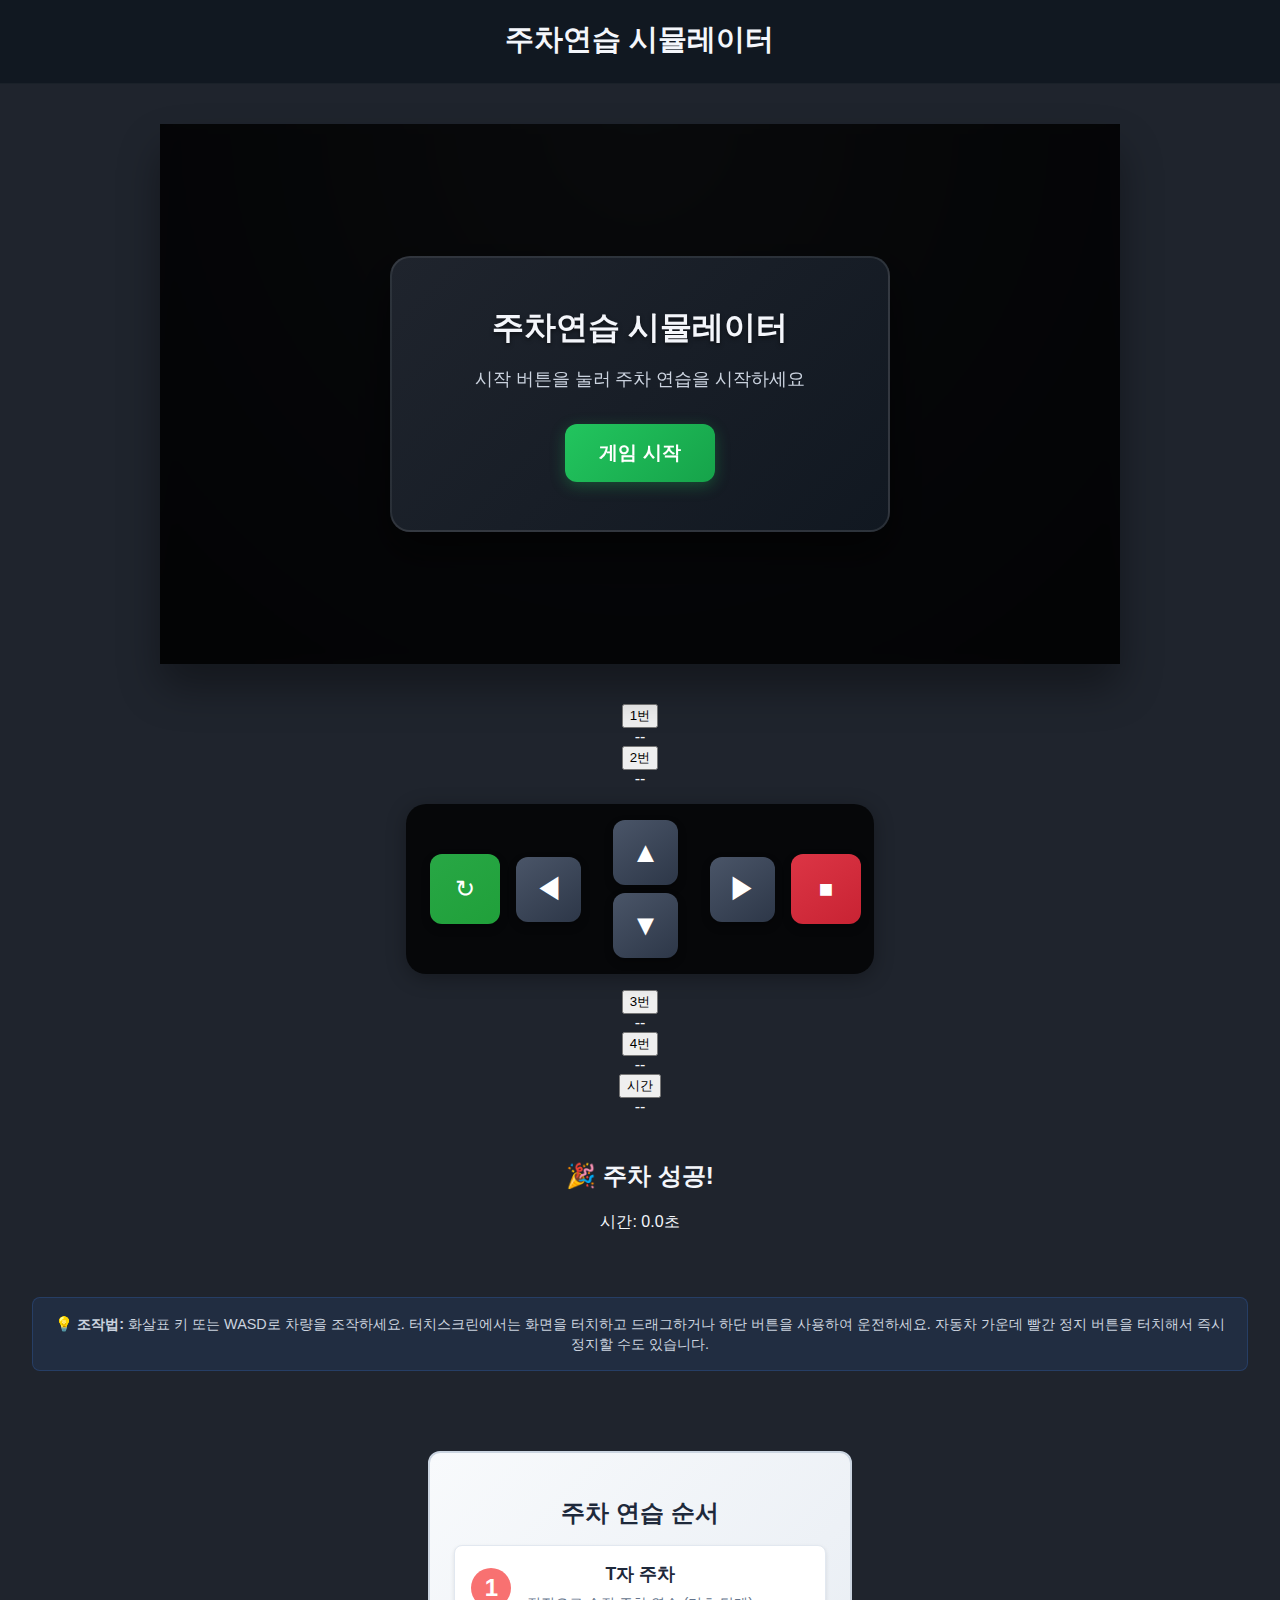
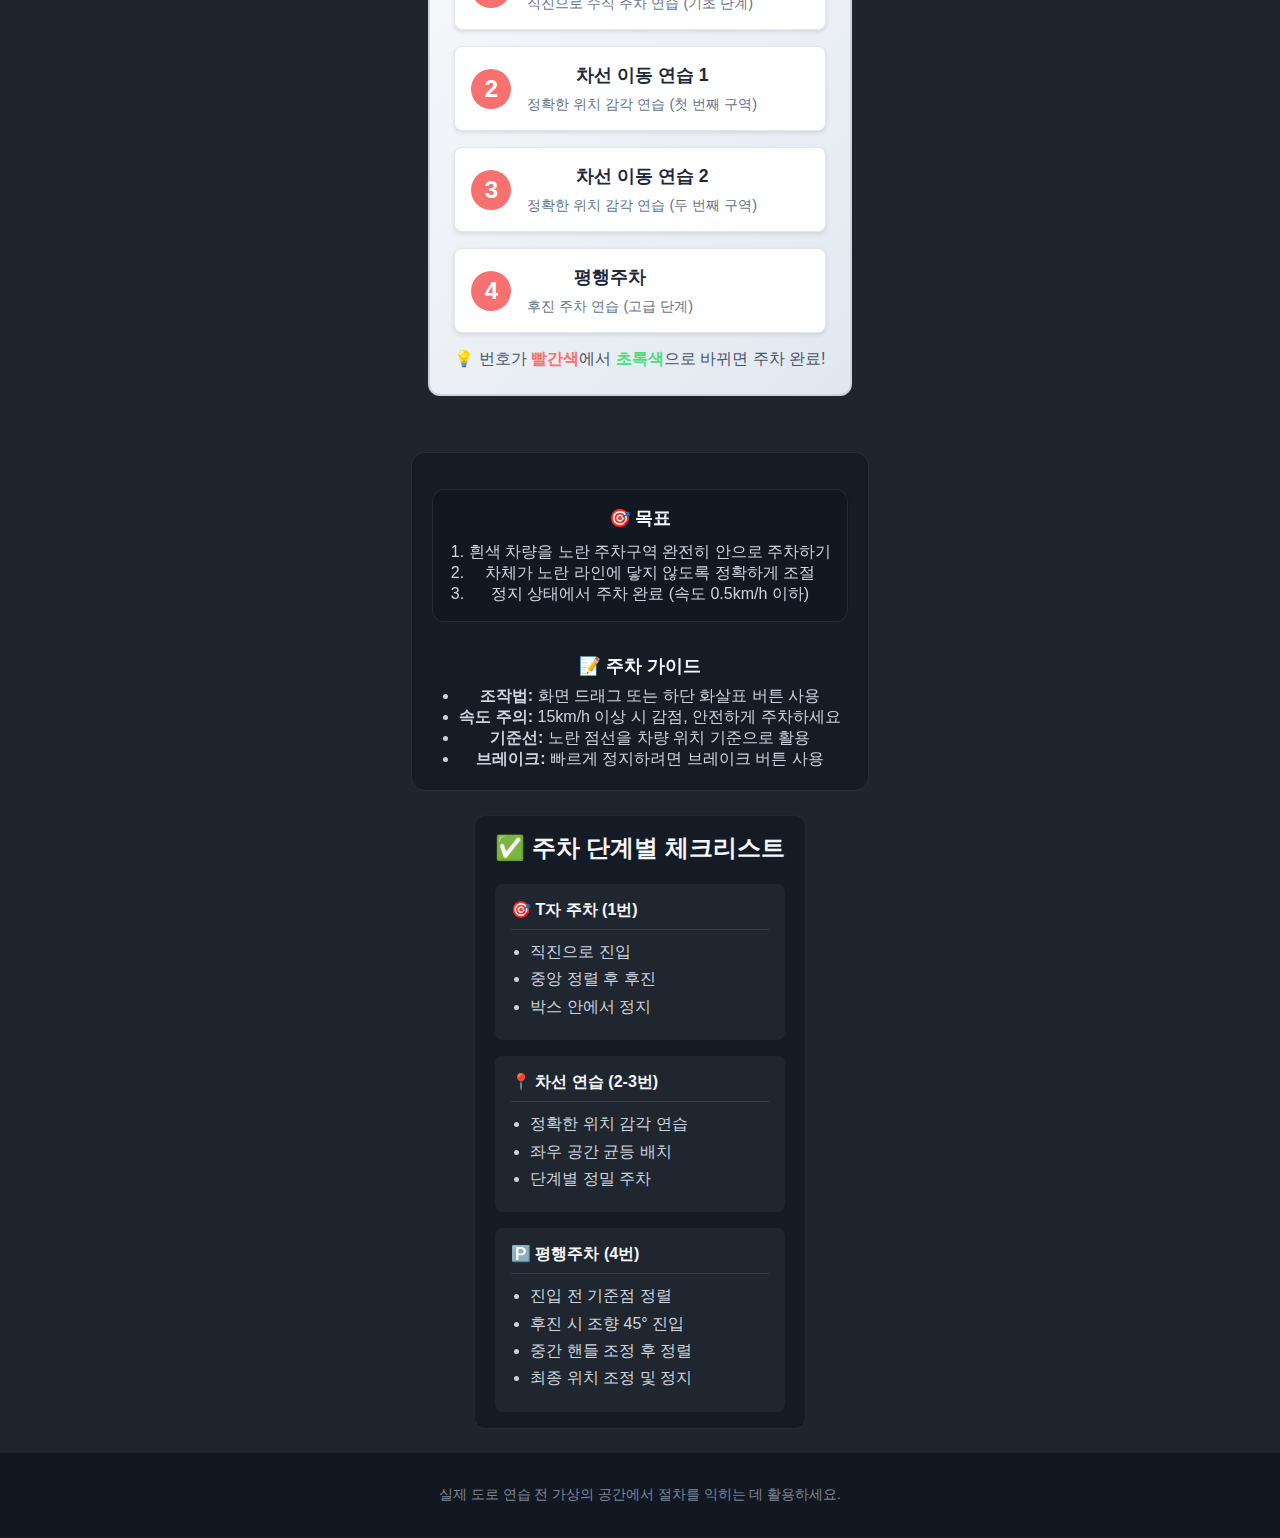
<file: index.html>
<!DOCTYPE html>
<html lang="ko">
<head>
  <meta charset="UTF-8" />
  <meta name="viewport" content="width=device-width, initial-scale=1.0" />
  <title>주차연습 시뮬레이터</title>
  <link rel="stylesheet" href="styles.css" />
</head>
<body>
  <header>
    <h1>주차연습 시뮬레이터</h1>
  </header>
  <main>
    <section class="simulation">
      <canvas id="playfield" width="960" height="540" aria-label="평행주차 연습 화면"></canvas>


      <!-- 게임 시작/실패 오버레이 -->
      <div id="game-overlay" class="game-overlay">
        <div class="overlay-content">
          <h2 id="overlay-title">주차연습 시뮬레이터</h2>
          <p id="overlay-message">시작 버튼을 눌러 주차 연습을 시작하세요</p>
          <button id="start-game-btn" class="start-btn">게임 시작</button>
        </div>
      </div>
    </section>

    <!-- 컨트롤과 도전 버튼들을 나란히 배치 -->
    <div class="control-and-challenge-container">
      <!-- 왼쪽 도전 버튼 그룹 -->
      <div class="challenge-left-side">
        <div class="challenge-item">
          <button id="challenge-1" class="challenge-btn" data-area="1">1번</button>
          <div class="time-record" id="time-record-1">--</div>
        </div>
        <div class="challenge-item">
          <button id="challenge-2" class="challenge-btn" data-area="2">2번</button>
          <div class="time-record" id="time-record-2">--</div>
        </div>
      </div>

      <!-- 기존 컨트롤 패드 (변경하지 않음) -->
      <div class="mobile-control-pad">
        <div class="control-pad-container">
          <!-- 다시시작 버튼 -->
          <button id="reset-btn-mobile" class="arrow-btn reset-btn large-btn" type="button">
            <span class="arrow">↻</span>
          </button>

          <!-- 왼쪽 조향 -->
          <button id="left-btn" class="arrow-btn left-btn" type="button">
            <span class="arrow">◀</span>
          </button>

          <!-- 중앙 전진/후진 컨트롤 -->
          <div class="vertical-controls">
            <button id="forward-btn" class="arrow-btn forward-btn" type="button">
              <span class="arrow">▲</span>
            </button>
            <button id="backward-btn" class="arrow-btn backward-btn" type="button">
              <span class="arrow">▼</span>
            </button>
          </div>

          <!-- 오른쪽 조향 -->
          <button id="right-btn" class="arrow-btn right-btn" type="button">
            <span class="arrow">▶</span>
          </button>

          <!-- 브레이크 버튼 -->
          <button id="brake-btn" class="arrow-btn brake-btn large-btn" type="button">
            <span class="arrow">■</span>
          </button>
        </div>
      </div>

      <!-- 오른쪽 도전 버튼 그룹 -->
      <div class="challenge-right-side">
        <div class="challenge-item">
          <button id="challenge-3" class="challenge-btn" data-area="3">3번</button>
          <div class="time-record" id="time-record-3">--</div>
        </div>
        <div class="challenge-item">
          <button id="challenge-4" class="challenge-btn" data-area="4">4번</button>
          <div class="time-record" id="time-record-4">--</div>
        </div>
        <div class="challenge-item">
          <button id="challenge-all" class="challenge-btn active" data-area="all">시간</button>
          <div class="time-record all-record" id="time-record-all">--</div>
        </div>
      </div>
    </div>

    <!-- 성공 메시지 오버레이 -->
    <div id="success-overlay" class="success-overlay hidden">
      <div class="success-content">
        <h2 id="success-title">🎉 주차 성공!</h2>
        <p id="success-time">시간: 0.0초</p>
      </div>
    </div>

    <div class="controls-info">
      <p>💡 <strong>조작법:</strong> 화살표 키 또는 WASD로 차량을 조작하세요. 터치스크린에서는 화면을 터치하고 드래그하거나 하단 버튼을 사용하여 운전하세요. 자동차 가운데 빨간 정지 버튼을 터치해서 즉시 정지할 수도 있습니다.</p>
    </div>

    <section class="parking-order">
      <h2>주차 연습 순서</h2>
      <div class="order-grid">
        <div class="order-item">
          <span class="order-number red">1</span>
          <div class="order-content">
            <h3>T자 주차</h3>
            <p>직진으로 수직 주차 연습 (기초 단계)</p>
          </div>
        </div>
        <div class="order-item">
          <span class="order-number red">2</span>
          <div class="order-content">
            <h3>차선 이동 연습 1</h3>
            <p>정확한 위치 감각 연습 (첫 번째 구역)</p>
          </div>
        </div>
        <div class="order-item">
          <span class="order-number red">3</span>
          <div class="order-content">
            <h3>차선 이동 연습 2</h3>
            <p>정확한 위치 감각 연습 (두 번째 구역)</p>
          </div>
        </div>
        <div class="order-item">
          <span class="order-number red">4</span>
          <div class="order-content">
            <h3>평행주차</h3>
            <p>후진 주차 연습 (고급 단계)</p>
          </div>
        </div>
      </div>
      <p class="order-note">💡 번호가 <span class="red-text">빨간색</span>에서 <span class="green-text">초록색</span>으로 바뀌면 주차 완료!</p>
    </section>

    <!-- HUD 정보 섹션들 -->
    <aside class="hud" aria-live="polite">
      <div class="goal-info">
        <h2>🎯 목표</h2>
        <ol>
          <li>흰색 차량을 노란 주차구역 완전히 안으로 주차하기</li>
          <li>차체가 노란 라인에 닿지 않도록 정확하게 조절</li>
          <li>정지 상태에서 주차 완료 (속도 0.5km/h 이하)</li>
        </ol>
      </div>
      <div class="tips">
        <h2>📝 주차 가이드</h2>
        <ul>
          <li><strong>조작법:</strong> 화면 드래그 또는 하단 화살표 버튼 사용</li>
          <li><strong>속도 주의:</strong> 15km/h 이상 시 감점, 안전하게 주차하세요</li>
          <li><strong>기준선:</strong> 노란 점선을 차량 위치 기준으로 활용</li>
          <li><strong>브레이크:</strong> 빠르게 정지하려면 브레이크 버튼 사용</li>
        </ul>
      </div>
    </aside>

    <section class="checklist">
      <h2>✅ 주차 단계별 체크리스트</h2>
      <div class="checklist-grid">
        <div class="checklist-item">
          <h3>🎯 T자 주차 (1번)</h3>
          <ul>
            <li>직진으로 진입</li>
            <li>중앙 정렬 후 후진</li>
            <li>박스 안에서 정지</li>
          </ul>
        </div>
        <div class="checklist-item">
          <h3>📍 차선 연습 (2-3번)</h3>
          <ul>
            <li>정확한 위치 감각 연습</li>
            <li>좌우 공간 균등 배치</li>
            <li>단계별 정밀 주차</li>
          </ul>
        </div>
        <div class="checklist-item">
          <h3>🅿️ 평행주차 (4번)</h3>
          <ul>
            <li>진입 전 기준점 정렬</li>
            <li>후진 시 조향 45° 진입</li>
            <li>중간 핸들 조정 후 정렬</li>
            <li>최종 위치 조정 및 정지</li>
          </ul>
        </div>
      </div>
    </section>
  </main>
  <footer>
    <p>실제 도로 연습 전 가상의 공간에서 절차를 익히는 데 활용하세요.</p>
  </footer>
  <script src="script.js?v=4" defer></script>
</body>
</html>
</file>
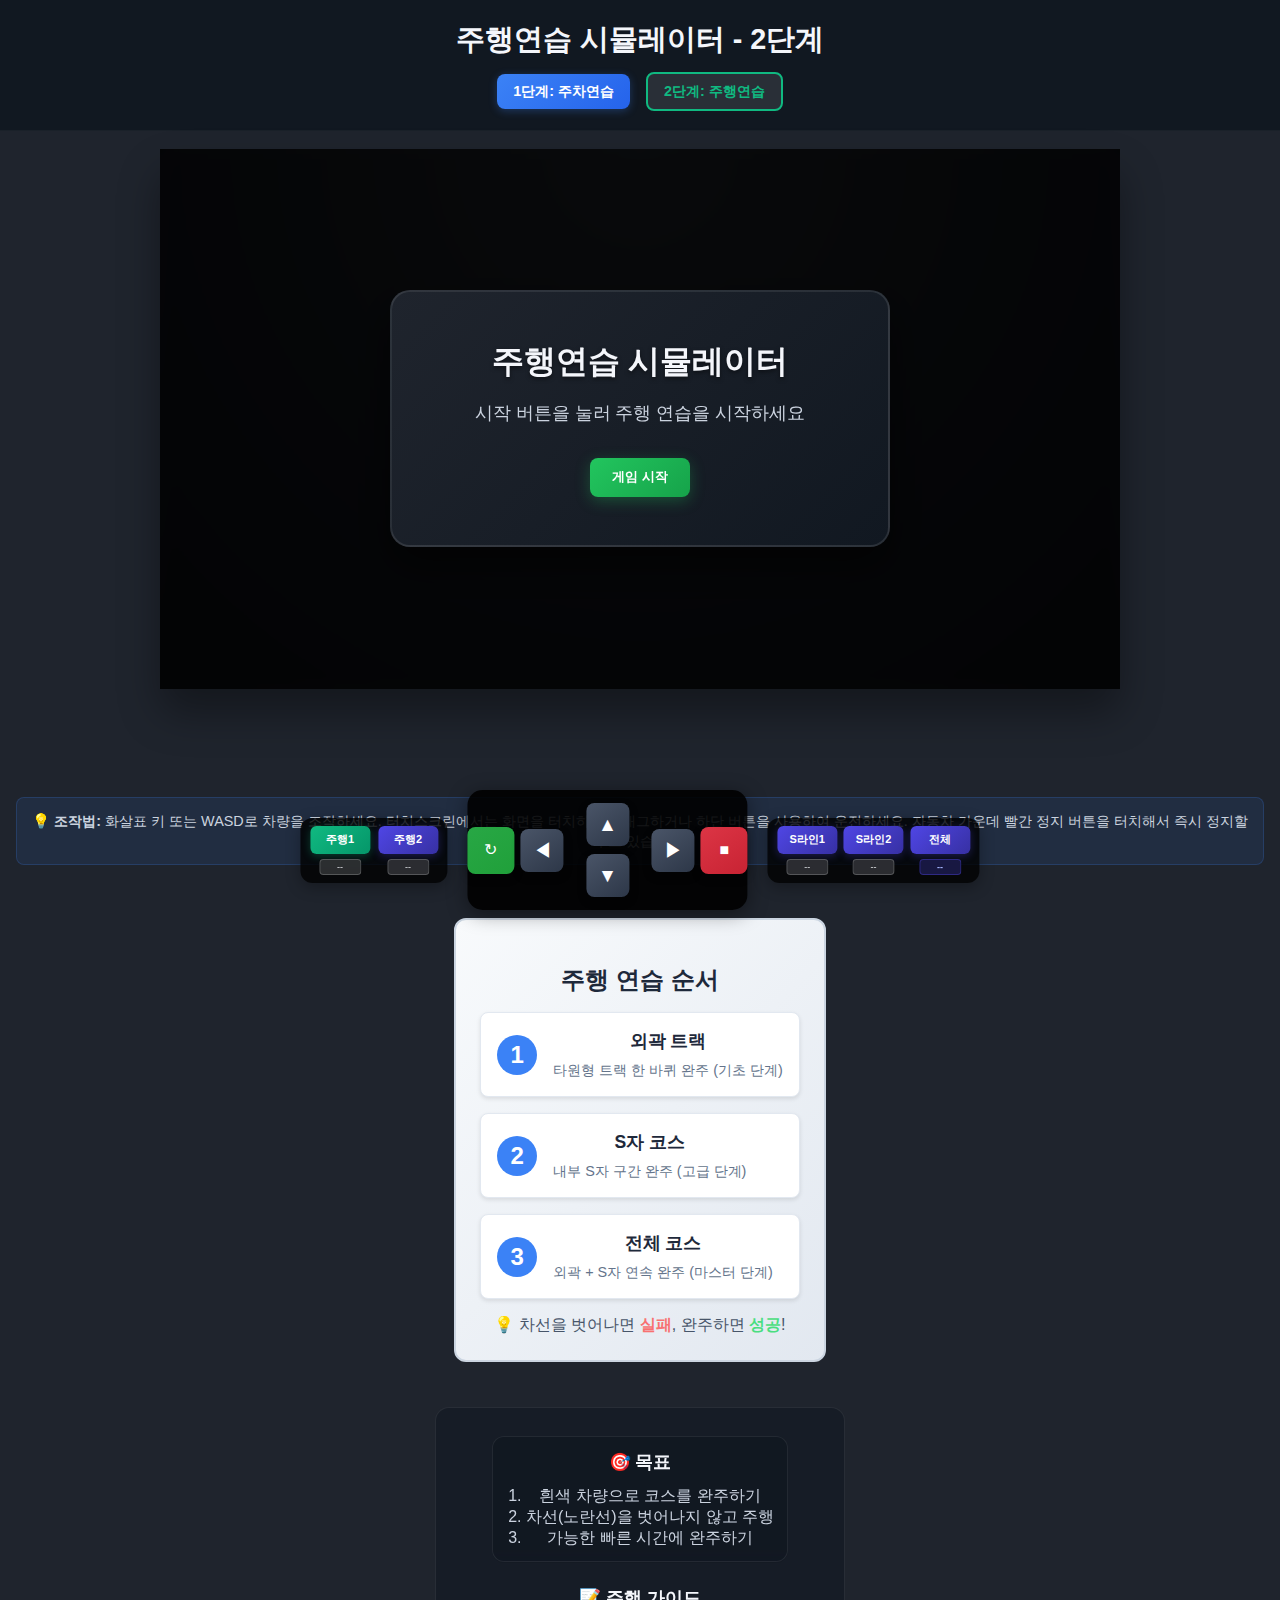
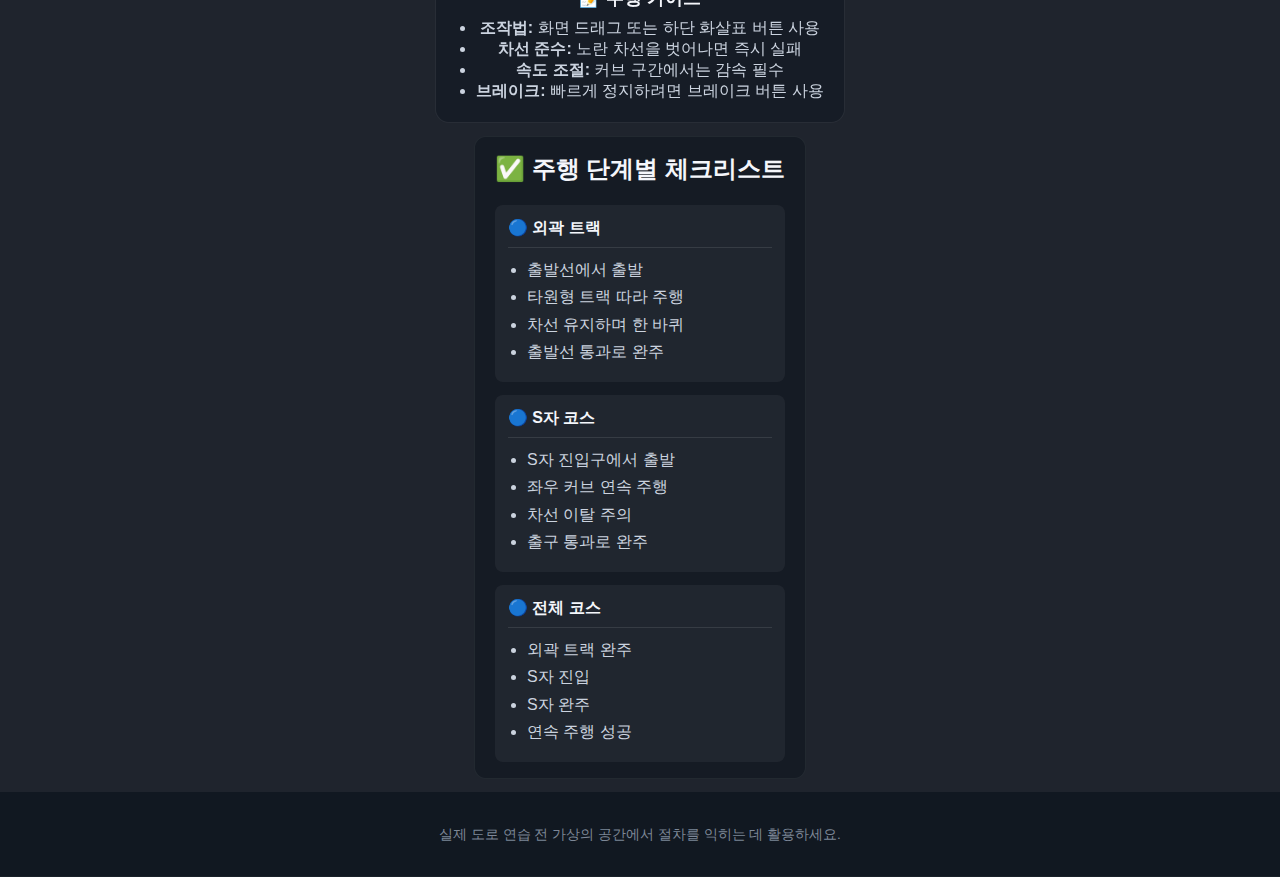
<file: stage2_index.html>
<!DOCTYPE html>
<html lang="ko">

<head>
  <meta charset="UTF-8" />
  <meta name="viewport" content="width=device-width, initial-scale=1.0" />
  <title>주행연습 시뮬레이터 - 2단계</title>
  <link rel="stylesheet" href="stage2_styles.css" />
</head>

<body>
  <header>
    <h1>주행연습 시뮬레이터 - 2단계</h1>
    <nav class="stage-nav">
      <a href="index.html" class="stage-link">1단계: 주차연습</a>
      <span class="stage-current">2단계: 주행연습</span>
    </nav>
  </header>

  <main>
    <section class="simulation">
      <canvas id="playfield" width="960" height="540" aria-label="주행 연습 화면"></canvas>

      <!-- 게임 시작/실패 오버레이 -->
      <div id="game-overlay" class="game-overlay">
        <div class="overlay-content">
          <h2 id="overlay-title">주행연습 시뮬레이터</h2>
          <p id="overlay-message">시작 버튼을 눌러 주행 연습을 시작하세요</p>
          <button id="start-game-btn" class="start-btn">게임 시작</button>
        </div>
      </div>
    </section>

    <!-- 컨트롤과 도전 버튼들을 나란히 배치 -->
    <div class="control-and-challenge-container">
      <!-- 왼쪽 도전 버튼 그룹 -->
      <div class="challenge-left-side">
        <div class="challenge-item">
          <button id="challenge-outer" class="challenge-btn active" data-course="outer">주행1</button>
          <div class="time-record" id="time-record-outer">--</div>
        </div>
        <div class="challenge-item">
          <button id="challenge-outer2" class="challenge-btn" data-course="outer2">주행2</button>
          <div class="time-record" id="time-record-outer2">--</div>
        </div>
      </div>

      <!-- 기존 컨트롤 패드 -->
      <div class="mobile-control-pad">
        <div class="control-pad-container">
          <!-- 다시시작 버튼 -->
          <button id="reset-btn-mobile" class="arrow-btn reset-btn large-btn" type="button">
            <span class="arrow">↻</span>
          </button>

          <!-- 왼쪽 조향 -->
          <button id="left-btn" class="arrow-btn left-btn" type="button">
            <span class="arrow">◀</span>
          </button>

          <!-- 중앙 전진/후진 컨트롤 -->
          <div class="vertical-controls">
            <button id="forward-btn" class="arrow-btn forward-btn" type="button">
              <span class="arrow">▲</span>
            </button>
            <button id="backward-btn" class="arrow-btn backward-btn" type="button">
              <span class="arrow">▼</span>
            </button>
          </div>

          <!-- 오른쪽 조향 -->
          <button id="right-btn" class="arrow-btn right-btn" type="button">
            <span class="arrow">▶</span>
          </button>

          <!-- 브레이크 버튼 -->
          <button id="brake-btn" class="arrow-btn brake-btn large-btn" type="button">
            <span class="arrow">■</span>
          </button>
        </div>
      </div>

      <!-- 오른쪽 도전 버튼 그룹 -->
      <div class="challenge-right-side">
        <div class="challenge-item">
          <button id="challenge-s" class="challenge-btn" data-course="s">S라인1</button>
          <div class="time-record" id="time-record-s">--</div>
        </div>
        <div class="challenge-item">
          <button id="challenge-s2" class="challenge-btn" data-course="s2">S라인2</button>
          <div class="time-record" id="time-record-s2">--</div>
        </div>
        <div class="challenge-item">
          <button id="challenge-all" class="challenge-btn" data-course="all">전체</button>
          <div class="time-record all-record" id="time-record-all">--</div>
        </div>
      </div>
    </div>

    <!-- 성공 메시지 오버레이 -->
    <div id="success-overlay" class="success-overlay hidden">
      <div class="success-content">
        <h2 id="success-title">🎉 코스 완주!</h2>
        <p id="success-time">시간: 0.0초</p>
      </div>
    </div>

    <div class="controls-info">
      <p>💡 <strong>조작법:</strong> 화살표 키 또는 WASD로 차량을 조작하세요. 터치스크린에서는 화면을 터치하고 드래그하거나 하단 버튼을 사용하여 운전하세요. 자동차 가운데 빨간 정지 버튼을 터치해서 즉시 정지할 수도 있습니다.</p>
    </div>

    <section class="course-order">
      <h2>주행 연습 순서</h2>
      <div class="order-grid">
        <div class="order-item">
          <span class="order-number blue">1</span>
          <div class="order-content">
            <h3>외곽 트랙</h3>
            <p>타원형 트랙 한 바퀴 완주 (기초 단계)</p>
          </div>
        </div>
        <div class="order-item">
          <span class="order-number blue">2</span>
          <div class="order-content">
            <h3>S자 코스</h3>
            <p>내부 S자 구간 완주 (고급 단계)</p>
          </div>
        </div>
        <div class="order-item">
          <span class="order-number blue">3</span>
          <div class="order-content">
            <h3>전체 코스</h3>
            <p>외곽 + S자 연속 완주 (마스터 단계)</p>
          </div>
        </div>
      </div>
      <p class="order-note">💡 차선을 벗어나면 <span class="red-text">실패</span>, 완주하면 <span class="green-text">성공</span>!</p>
    </section>

    <!-- HUD 정보 섹션들 -->
    <aside class="hud" aria-live="polite">
      <div class="goal-info">
        <h2>🎯 목표</h2>
        <ol>
          <li>흰색 차량으로 코스를 완주하기</li>
          <li>차선(노란선)을 벗어나지 않고 주행</li>
          <li>가능한 빠른 시간에 완주하기</li>
        </ol>
      </div>
      <div class="tips">
        <h2>📝 주행 가이드</h2>
        <ul>
          <li><strong>조작법:</strong> 화면 드래그 또는 하단 화살표 버튼 사용</li>
          <li><strong>차선 준수:</strong> 노란 차선을 벗어나면 즉시 실패</li>
          <li><strong>속도 조절:</strong> 커브 구간에서는 감속 필수</li>
          <li><strong>브레이크:</strong> 빠르게 정지하려면 브레이크 버튼 사용</li>
        </ul>
      </div>
    </aside>

    <section class="checklist">
      <h2>✅ 주행 단계별 체크리스트</h2>
      <div class="checklist-grid">
        <div class="checklist-item">
          <h3>🔵 외곽 트랙</h3>
          <ul>
            <li>출발선에서 출발</li>
            <li>타원형 트랙 따라 주행</li>
            <li>차선 유지하며 한 바퀴</li>
            <li>출발선 통과로 완주</li>
          </ul>
        </div>
        <div class="checklist-item">
          <h3>🔵 S자 코스</h3>
          <ul>
            <li>S자 진입구에서 출발</li>
            <li>좌우 커브 연속 주행</li>
            <li>차선 이탈 주의</li>
            <li>출구 통과로 완주</li>
          </ul>
        </div>
        <div class="checklist-item">
          <h3>🔵 전체 코스</h3>
          <ul>
            <li>외곽 트랙 완주</li>
            <li>S자 진입</li>
            <li>S자 완주</li>
            <li>연속 주행 성공</li>
          </ul>
        </div>
      </div>
    </section>
  </main>

  <footer>
    <p>실제 도로 연습 전 가상의 공간에서 절차를 익히는 데 활용하세요.</p>
  </footer>

  <script src="stage2_script.js?v=115" defer></script>
</body>

</html>
</file>
<file: styles.css>
* { box-sizing: border-box; }
body {
  margin: 0;
  font-family: 'Segoe UI', sans-serif;
  background: #1f242d;
  color: #f4f6fb;
  display: flex;
  flex-direction: column;
  min-height: 100vh;
}
header, footer {
  padding: 1.25rem 2rem;
  background: #111821;
  box-shadow: inset 0 -1px 0 rgba(255, 255, 255, 0.04);
  text-align: center;
}
header h1 {
  margin: 0 0 0.25rem;
  font-size: 1.8rem;
}
header p {
  margin: 0;
  font-size: 0.95rem;
  color: #aeb5c0;
}
main {
  flex: 1;
  display: flex;
  flex-direction: column;
  gap: 1.5rem;
  padding: 1.5rem 2rem;
  align-items: center;
  text-align: center;
}
.simulation {
  position: relative;
  display: flex;
  justify-content: center;
  margin: 1rem 0;
}
canvas {
  width: 100%;
  max-width: 960px;
  border-radius: 16px;
  background: radial-gradient(circle at top, #3a424f 0%, #232832 55%, #161a22 100%);
  box-shadow: 0 24px 40px rgba(0, 0, 0, 0.35), inset 0 0 20px rgba(255, 255, 255, 0.04);
}
.hud {
  display: flex;
  flex-direction: column;
  gap: 1rem;
  background: rgba(17, 24, 33, 0.6);
  border-radius: 14px;
  padding: 1.25rem;
  backdrop-filter: blur(6px);
  border: 1px solid rgba(255, 255, 255, 0.08);
  text-align: center;
  align-items: center;
}
.hud h2 {
  margin: 0 0 0.5rem;
  font-size: 1.1rem;
}
.hud ol, .hud ul {
  margin: 0;
  padding-left: 1.25rem;
  color: #cbd3df;
}
.status dl {
  margin: 0;
  display: grid;
  gap: 0.35rem 0.75rem;
}
.status div {
  display: contents;
}
.status dt {
  font-weight: 600;
  color: #91a2bc;
}
.status dd {
  margin: 0;
  font-variant-numeric: tabular-nums;
}
#reset-btn {
  align-self: start;
  padding: 0.6rem 1.4rem;
  border-radius: 999px;
  border: none;
  background: linear-gradient(135deg, #ffb703, #fb8500);
  color: #0b0d12;
  font-weight: 700;
  cursor: pointer;
  transition: transform 0.2s ease, box-shadow 0.2s ease;
}
#reset-btn:hover {
  transform: translateY(-2px);
  box-shadow: 0 10px 18px rgba(251, 133, 0, 0.3);
}
.checklist {
  background: rgba(17, 24, 33, 0.7);
  border-radius: 12px;
  padding: 1rem 1.25rem;
  border: 1px solid rgba(255, 255, 255, 0.06);
  text-align: center;
}
.checklist h2 {
  margin-top: 0;
}

.checklist-grid {
  display: grid;
  grid-template-columns: repeat(auto-fit, minmax(280px, 1fr));
  gap: 1rem;
  margin-top: 1rem;
}

.checklist-item {
  background: rgba(255, 255, 255, 0.05);
  border-radius: 8px;
  padding: 1rem;
  text-align: left;
}

.checklist-item h3 {
  margin: 0 0 0.75rem;
  font-size: 1rem;
  color: #f4f6fb;
  border-bottom: 1px solid rgba(255, 255, 255, 0.1);
  padding-bottom: 0.5rem;
}

.checklist-item ul {
  margin: 0;
  padding-left: 1.2rem;
  color: #cbd3df;
}

.checklist-item li {
  margin: 0.4rem 0;
}
footer {
  text-align: center;
  color: #7d8797;
  font-size: 0.85rem;
}
@media (max-width: 1024px) {
  .simulation {
    grid-template-columns: 1fr;
  }
  canvas {
    max-width: 100%;
  }
}

/* 터치 컨트롤 스타일 */
.touch-controls {
  display: flex;
  gap: 0.5rem;
  margin-top: 1rem;
}

.touch-controls button {
  flex: 1;
  padding: 0.75rem;
  border: 2px solid #007bff;
  background: #007bff;
  color: white;
  border-radius: 8px;
  font-size: 1rem;
  font-weight: bold;
  cursor: pointer;
  transition: all 0.2s ease;
  touch-action: manipulation;
  -webkit-user-select: none;
  user-select: none;
}

.touch-controls button:hover,
.touch-controls button:focus {
  background: #0056b3;
  border-color: #0056b3;
  transform: translateY(-1px);
}

.touch-controls button:active {
  transform: translateY(1px);
  background: #004494;
}

.brake-btn {
  background: linear-gradient(145deg, #dc3545, #c82333) !important;
}

.brake-btn:active {
  background: linear-gradient(145deg, #a71e2a, #801f2c) !important;
}

.reset-btn {
  background: linear-gradient(145deg, #28a745, #20a03a) !important;
}

.reset-btn:active {
  background: linear-gradient(145deg, #1e7e34, #155724) !important;
}

.large-btn {
  width: 70px !important;
  height: 70px !important;
  font-size: 24px !important;
}

.brake-btn.large-btn {
  display: flex !important;
  align-items: center !important;
  justify-content: center !important;
}

.brake-btn.large-btn .arrow {
  text-align: center !important;
}

/* 화살표 컨트롤 패드 */
.mobile-control-pad {
  display: block; /* 항상 표시 */
  position: relative;
  margin: 1rem auto;
  width: fit-content;
  background: rgba(0, 0, 0, 0.8);
  border-radius: 20px;
  padding: 1rem 1.5rem;
  box-shadow: 0 4px 20px rgba(0, 0, 0, 0.3);
}

.control-pad-container {
  display: grid;
  grid-template-columns: 1fr auto auto 1fr auto;
  align-items: center;
  justify-items: center;
  gap: 1rem;
  max-width: 420px;
  margin: 0 auto;
}

.reset-btn {
  grid-column: 1;
}

.left-btn {
  grid-column: 2;
}

.vertical-controls {
  grid-column: 3;
}

.right-btn {
  grid-column: 4;
}

.brake-btn {
  grid-column: 5;
}

.vertical-controls {
  display: flex;
  flex-direction: column;
  gap: 0.5rem;
  margin: 0 1rem; /* 중앙 전진/후진 버튼에 좌우 여백 */
}

.arrow-btn {
  width: 65px;
  height: 65px;
  border: none;
  border-radius: 12px;
  background: linear-gradient(145deg, #4a5568, #2d3748);
  color: white;
  font-size: 1.8rem;
  display: flex;
  align-items: center;
  justify-content: center;
  cursor: pointer;
  transition: all 0.2s ease;
  box-shadow: 0 4px 8px rgba(0, 0, 0, 0.3);
  touch-action: manipulation;
  -webkit-user-select: none;
  user-select: none;
}

.arrow-btn:active {
  transform: scale(0.95);
  background: linear-gradient(145deg, #2d3748, #1a202c);
  box-shadow: 0 2px 4px rgba(0, 0, 0, 0.4);
}

.forward-btn:active {
  background: linear-gradient(145deg, #38a169, #2f855a);
}

.backward-btn:active {
  background: linear-gradient(145deg, #e53e3e, #c53030);
}

.left-btn:active {
  background: linear-gradient(145deg, #3182ce, #2c5aa0);
}

.right-btn:active {
  background: linear-gradient(145deg, #3182ce, #2c5aa0);
}

.arrow {
  display: block;
  line-height: 1;
}

/* 터치 디바이스용 추가 스타일 */
@media (max-width: 768px) {
  .touch-controls {
    margin-top: 1rem;
    background: rgba(255, 255, 255, 0.95);
    padding: 0.5rem;
    border-radius: 12px;
    box-shadow: 0 4px 12px rgba(0, 0, 0, 0.15);
  }

  .touch-controls button {
    padding: 1rem;
    font-size: 1.1rem;
  }

  .simulation {
    grid-template-columns: 1fr;
  }

  canvas {
    max-width: 100%;
  }
}

/* 목표 섹션 스타일 */
.goal-info {
  margin: 1rem 0;
  padding: 1rem;
  background: rgba(17, 24, 33, 0.6);
  border-radius: 12px;
  backdrop-filter: blur(6px);
  border: 1px solid rgba(255, 255, 255, 0.08);
}

.goal-info h2 {
  margin: 0 0 0.75rem;
  font-size: 1.1rem;
  color: #f4f6fb;
}

.goal-info ol {
  margin: 0;
  padding-left: 1.25rem;
  color: #cbd3df;
}

/* 조작법 안내 */
.controls-info {
  margin: 1.5rem 0;
  padding: 1rem;
  background: rgba(59, 130, 246, 0.1);
  border: 1px solid rgba(59, 130, 246, 0.2);
  border-radius: 8px;
  text-align: center;
}

.controls-info p {
  margin: 0;
  color: #cbd3df;
  font-size: 0.9rem;
  line-height: 1.4;
}

/* 주차 순서 섹션 스타일 */
.parking-order {
  margin: 2rem 0;
  padding: 1.5rem;
  background: linear-gradient(135deg, #f8fafc, #e2e8f0);
  border-radius: 12px;
  border: 2px solid #cbd5e1;
  text-align: center;
}

.parking-order h2 {
  color: #1e293b;
  margin-bottom: 1rem;
  text-align: center;
  font-size: 1.5rem;
}

.order-grid {
  display: grid;
  grid-template-columns: repeat(auto-fit, minmax(250px, 1fr));
  gap: 1rem;
  margin-bottom: 1rem;
}

.order-item {
  display: flex;
  align-items: center;
  gap: 1rem;
  padding: 1rem;
  background: white;
  border-radius: 8px;
  box-shadow: 0 2px 4px rgba(0, 0, 0, 0.1);
  border: 1px solid #e2e8f0;
}

.order-number {
  display: flex;
  align-items: center;
  justify-content: center;
  width: 40px;
  height: 40px;
  border-radius: 50%;
  font-size: 1.5rem;
  font-weight: bold;
  color: white;
  flex-shrink: 0;
}

.order-number.red {
  background: #f87171;
}

.order-number.green {
  background: #4ade80;
}

.order-content h3 {
  margin: 0 0 0.5rem 0;
  color: #1e293b;
  font-size: 1.1rem;
}

.order-content p {
  margin: 0;
  color: #64748b;
  font-size: 0.9rem;
}

.order-note {
  text-align: center;
  font-size: 1rem;
  color: #475569;
  margin: 0;
}

.red-text {
  color: #f87171;
  font-weight: bold;
}

.green-text {
  color: #4ade80;
  font-weight: bold;
}

/* 게임 시작/실패 오버레이 스타일 */
.game-overlay {
  position: absolute;
  top: 0;
  left: 0;
  width: 100%;
  height: 100%;
  background: rgba(0, 0, 0, 0.85);
  display: flex;
  align-items: center;
  justify-content: center;
  z-index: 1000;
  backdrop-filter: blur(5px);
}

.game-overlay.hidden {
  display: none;
}

.overlay-content {
  background: linear-gradient(135deg, #1f242d, #111821);
  padding: 3rem 2.5rem;
  border-radius: 20px;
  text-align: center;
  box-shadow: 0 20px 40px rgba(0, 0, 0, 0.5);
  border: 2px solid rgba(255, 255, 255, 0.1);
  max-width: 500px;
  width: 90%;
}

.overlay-content h2 {
  margin: 0 0 1rem 0;
  font-size: 2rem;
  color: #f4f6fb;
  text-shadow: 0 2px 4px rgba(0, 0, 0, 0.5);
}

.overlay-content p {
  margin: 0 0 2rem 0;
  font-size: 1.1rem;
  color: #cbd3df;
  line-height: 1.5;
}

.start-btn {
  padding: 1rem 2rem;
  font-size: 1.2rem;
  font-weight: bold;
  border: none;
  border-radius: 12px;
  background: linear-gradient(135deg, #22c55e, #16a34a);
  color: white;
  cursor: pointer;
  transition: all 0.3s ease;
  box-shadow: 0 4px 15px rgba(34, 197, 94, 0.3);
  min-width: 150px;
}

.start-btn:hover {
  background: linear-gradient(135deg, #16a34a, #15803d);
  transform: translateY(-2px);
  box-shadow: 0 6px 20px rgba(34, 197, 94, 0.4);
}

.start-btn:active {
  transform: translateY(0);
  box-shadow: 0 2px 10px rgba(34, 197, 94, 0.3);
}

.start-btn.restart {
  background: linear-gradient(135deg, #f59e0b, #d97706);
  box-shadow: 0 4px 15px rgba(245, 158, 11, 0.3);
}

.start-btn.restart:hover {
  background: linear-gradient(135deg, #d97706, #b45309);
  box-shadow: 0 6px 20px rgba(245, 158, 11, 0.4);
}
</file>
<file: stage2_styles.css>
* { box-sizing: border-box; }
body {
  margin: 0;
  font-family: 'Segoe UI', sans-serif;
  background: #1f242d;
  color: #f4f6fb;
  display: flex;
  flex-direction: column;
  min-height: 100vh;
}
header, footer {
  padding: 1.25rem 2rem;
  background: #111821;
  box-shadow: inset 0 -1px 0 rgba(255, 255, 255, 0.04);
  text-align: center;
}
header h1 {
  margin: 0 0 0.75rem;
  font-size: 1.8rem;
}
header p {
  margin: 0;
  font-size: 0.95rem;
  color: #aeb5c0;
}

/* 스테이지 네비게이션 */
.stage-nav {
  display: flex;
  gap: 1rem;
  justify-content: center;
  align-items: center;
  margin-top: 0.5rem;
}

.stage-link {
  padding: 0.5rem 1rem;
  background: linear-gradient(135deg, #3b82f6, #2563eb);
  color: white;
  text-decoration: none;
  border-radius: 8px;
  font-size: 0.9rem;
  font-weight: 600;
  transition: all 0.3s ease;
  box-shadow: 0 2px 8px rgba(59, 130, 246, 0.3);
}

.stage-link:hover {
  background: linear-gradient(135deg, #2563eb, #1d4ed8);
  transform: translateY(-2px);
  box-shadow: 0 4px 12px rgba(59, 130, 246, 0.4);
}

.stage-current {
  padding: 0.5rem 1rem;
  background: rgba(255, 255, 255, 0.1);
  color: #10b981;
  border-radius: 8px;
  font-size: 0.9rem;
  font-weight: 600;
  border: 2px solid #10b981;
}
main {
  flex: 1;
  display: flex;
  flex-direction: column;
  gap: 0.8rem; /* 간격 축소 */
  padding: 0.8rem 1rem; /* 패딩 축소 */
  align-items: center;
  text-align: center;
}
.simulation {
  position: relative;
  display: flex;
  justify-content: center;
  margin: 0.3rem 0 0 0; /* 위쪽만 최소 여백, 아래쪽 여백 제거 */
}
canvas {
  width: 100%;
  max-width: 960px;
  border-radius: 16px;
  background: radial-gradient(circle at top, #3a424f 0%, #232832 55%, #161a22 100%);
  box-shadow: 0 24px 40px rgba(0, 0, 0, 0.35), inset 0 0 20px rgba(255, 255, 255, 0.04);
}
.hud {
  display: flex;
  flex-direction: column;
  gap: 1rem;
  background: rgba(17, 24, 33, 0.6);
  border-radius: 14px;
  padding: 1.25rem;
  backdrop-filter: blur(6px);
  border: 1px solid rgba(255, 255, 255, 0.08);
  text-align: center;
  align-items: center;
}
.hud h2 {
  margin: 0 0 0.5rem;
  font-size: 1.1rem;
}
.hud ol, .hud ul {
  margin: 0;
  padding-left: 1.25rem;
  color: #cbd3df;
}
.status dl {
  margin: 0;
  display: grid;
  gap: 0.35rem 0.75rem;
}
.status div {
  display: contents;
}
.status dt {
  font-weight: 600;
  color: #91a2bc;
}
.status dd {
  margin: 0;
  font-variant-numeric: tabular-nums;
}
#reset-btn {
  align-self: start;
  padding: 0.6rem 1.4rem;
  border-radius: 999px;
  border: none;
  background: linear-gradient(135deg, #ffb703, #fb8500);
  color: #0b0d12;
  font-weight: 700;
  cursor: pointer;
  transition: transform 0.2s ease, box-shadow 0.2s ease;
}
#reset-btn:hover {
  transform: translateY(-2px);
  box-shadow: 0 10px 18px rgba(251, 133, 0, 0.3);
}
.checklist {
  background: rgba(17, 24, 33, 0.7);
  border-radius: 12px;
  padding: 1rem 1.25rem;
  border: 1px solid rgba(255, 255, 255, 0.06);
  text-align: center;
}
.checklist h2 {
  margin-top: 0;
}

.checklist-grid {
  display: grid;
  grid-template-columns: repeat(auto-fit, minmax(280px, 1fr));
  gap: 0.8rem; /* 간격 축소 */
  margin-top: 0.5rem; /* 여백 축소 */
}

.checklist-item {
  background: rgba(255, 255, 255, 0.05);
  border-radius: 8px;
  padding: 0.8rem; /* 패딩 축소 */
  text-align: left;
}

.checklist-item h3 {
  margin: 0 0 0.75rem;
  font-size: 1rem;
  color: #f4f6fb;
  border-bottom: 1px solid rgba(255, 255, 255, 0.1);
  padding-bottom: 0.5rem;
}

.checklist-item ul {
  margin: 0;
  padding-left: 1.2rem;
  color: #cbd3df;
}

.checklist-item li {
  margin: 0.4rem 0;
}
footer {
  text-align: center;
  color: #7d8797;
  font-size: 0.85rem;
}
@media (max-width: 1024px) {
  .simulation {
    grid-template-columns: 1fr;
  }
  canvas {
    max-width: 100%;
  }
}

/* 터치 컨트롤 스타일 */
.touch-controls {
  display: flex;
  gap: 0.5rem;
  margin-top: 1rem;
}

.touch-controls button {
  flex: 1;
  padding: 0.75rem;
  border: 2px solid #007bff;
  background: #007bff;
  color: white;
  border-radius: 8px;
  font-size: 1rem;
  font-weight: bold;
  cursor: pointer;
  transition: all 0.2s ease;
  touch-action: manipulation;
  -webkit-user-select: none;
  user-select: none;
}

.touch-controls button:hover,
.touch-controls button:focus {
  background: #0056b3;
  border-color: #0056b3;
  transform: translateY(-1px);
}

.touch-controls button:active {
  transform: translateY(1px);
  background: #004494;
}

.brake-btn {
  background: linear-gradient(145deg, #dc3545, #c82333) !important;
}

.brake-btn:active {
  background: linear-gradient(145deg, #a71e2a, #801f2c) !important;
}

.reset-btn {
  background: linear-gradient(145deg, #28a745, #20a03a) !important;
}

.reset-btn:active {
  background: linear-gradient(145deg, #1e7e34, #155724) !important;
}

.large-btn {
  width: 47px !important; /* 70px의 2/3 */
  height: 47px !important; /* 70px의 2/3 */
  font-size: 16px !important; /* 24px의 2/3 */
}

.brake-btn.large-btn {
  display: flex !important;
  align-items: center !important;
  justify-content: center !important;
}

.brake-btn.large-btn .arrow {
  text-align: center !important;
}

/* 컨트롤과 도전 버튼들을 나란히 배치하는 컨테이너 */
.control-and-challenge-container {
  position: absolute;
  bottom: -10px;
  left: 50%;
  transform: translateX(-50%);
  display: flex;
  align-items: center;
  gap: 20px; /* 간격 조금 늘림 */
  z-index: 1000;
}

/* 화살표 컨트롤 패드 */
.mobile-control-pad {
  display: block;
  width: 280px;
  background: rgba(0, 0, 0, 0.9);
  border-radius: 15px;
  padding: 0.8rem;
  box-shadow: 0 4px 20px rgba(0, 0, 0, 0.4);
}

.control-pad-container {
  display: grid;
  grid-template-columns: auto auto auto auto auto; /* 기존대로: 리셋, 왼쪽, 중앙, 오른쪽, 브레이크 */
  align-items: center;
  justify-items: center;
  gap: 0.4rem;
  max-width: 250px; /* 원래 크기로 복원 */
  margin: 0 auto;
  justify-content: center;
}

.reset-btn {
  grid-column: 1;
}

.left-btn {
  grid-column: 2;
}

.vertical-controls {
  grid-column: 3;
}

.right-btn {
  grid-column: 4;
}

.brake-btn {
  grid-column: 5;
}

.vertical-controls {
  display: flex;
  flex-direction: column;
  gap: 0.5rem;
  margin: 0 1rem; /* 중앙 전진/후진 버튼에 좌우 여백 */
}

.arrow-btn {
  width: 43px; /* 65px의 2/3 */
  height: 43px; /* 65px의 2/3 */
  border: none;
  border-radius: 8px; /* 12px의 2/3 */
  background: linear-gradient(145deg, #4a5568, #2d3748);
  color: white;
  font-size: 1.2rem; /* 1.8rem의 2/3 */
  display: flex;
  align-items: center;
  justify-content: center;
  cursor: pointer;
  transition: all 0.2s ease;
  box-shadow: 0 4px 8px rgba(0, 0, 0, 0.3);
  touch-action: manipulation;
  -webkit-user-select: none;
  user-select: none;
}

.arrow-btn:active {
  transform: scale(0.95);
  background: linear-gradient(145deg, #2d3748, #1a202c);
  box-shadow: 0 2px 4px rgba(0, 0, 0, 0.4);
}

.forward-btn:active {
  background: linear-gradient(145deg, #38a169, #2f855a);
}

.backward-btn:active {
  background: linear-gradient(145deg, #e53e3e, #c53030);
}

.left-btn:active {
  background: linear-gradient(145deg, #3182ce, #2c5aa0);
}

.right-btn:active {
  background: linear-gradient(145deg, #3182ce, #2c5aa0);
}

.arrow {
  display: block;
  line-height: 1;
}

/* 터치 디바이스용 추가 스타일 */
@media (max-width: 768px) {
  .touch-controls {
    margin-top: 1rem;
    background: rgba(255, 255, 255, 0.95);
    padding: 0.5rem;
    border-radius: 12px;
    box-shadow: 0 4px 12px rgba(0, 0, 0, 0.15);
  }

  .touch-controls button {
    padding: 1rem;
    font-size: 1.1rem;
  }

  .simulation {
    grid-template-columns: 1fr;
  }

  canvas {
    max-width: 100%;
  }
}

/* 목표 섹션 스타일 */
.goal-info {
  margin: 0.5rem 0; /* 여백 축소 */
  padding: 0.8rem; /* 패딩 축소 */
  background: rgba(17, 24, 33, 0.6);
  border-radius: 12px;
  backdrop-filter: blur(6px);
  border: 1px solid rgba(255, 255, 255, 0.08);
}

.goal-info h2 {
  margin: 0 0 0.75rem;
  font-size: 1.1rem;
  color: #f4f6fb;
}

.goal-info ol {
  margin: 0;
  padding-left: 1.25rem;
  color: #cbd3df;
}

/* 조작법 안내 */
.controls-info {
  margin: 6rem 0 0.5rem 0; /* 상단 여백을 6rem으로 크게 늘려서 조작법 문구 자체를 아래로 내림 */
  padding: 0.8rem; /* 패딩은 원래대로 */
  background: rgba(59, 130, 246, 0.1);
  border: 1px solid rgba(59, 130, 246, 0.2);
  border-radius: 8px;
  text-align: center;
}

.controls-info p {
  margin: 0;
  color: #cbd3df;
  font-size: 0.9rem;
  line-height: 1.4;
}

/* 코스 순서 섹션 스타일 */
.course-order {
  margin: 2rem 0;
  padding: 1.5rem;
  background: linear-gradient(135deg, #f8fafc, #e2e8f0);
  border-radius: 12px;
  border: 2px solid #cbd5e1;
  text-align: center;
}

.course-order h2 {
  color: #1e293b;
  margin-bottom: 1rem;
  text-align: center;
  font-size: 1.5rem;
}

.order-grid {
  display: grid;
  grid-template-columns: repeat(auto-fit, minmax(250px, 1fr));
  gap: 1rem;
  margin-bottom: 1rem;
}

.order-item {
  display: flex;
  align-items: center;
  gap: 1rem;
  padding: 1rem;
  background: white;
  border-radius: 8px;
  box-shadow: 0 2px 4px rgba(0, 0, 0, 0.1);
  border: 1px solid #e2e8f0;
}

.order-number {
  display: flex;
  align-items: center;
  justify-content: center;
  width: 40px;
  height: 40px;
  border-radius: 50%;
  font-size: 1.5rem;
  font-weight: bold;
  color: white;
  flex-shrink: 0;
}

.order-number.red {
  background: #f87171;
}

.order-number.green {
  background: #4ade80;
}

.order-number.blue {
  background: #3b82f6;
}

.order-content h3 {
  margin: 0 0 0.5rem 0;
  color: #1e293b;
  font-size: 1.1rem;
}

.order-content p {
  margin: 0;
  color: #64748b;
  font-size: 0.9rem;
}

.order-note {
  text-align: center;
  font-size: 1rem;
  color: #475569;
  margin: 0;
}

.red-text {
  color: #f87171;
  font-weight: bold;
}

.green-text {
  color: #4ade80;
  font-weight: bold;
}

/* 게임 시작/실패 오버레이 스타일 */
.game-overlay {
  position: absolute;
  top: 0;
  left: 0;
  width: 100%;
  height: 100%;
  background: rgba(0, 0, 0, 0.85);
  display: flex;
  align-items: center;
  justify-content: center;
  z-index: 1000;
  backdrop-filter: blur(5px);
}

.game-overlay.hidden {
  display: none;
}

.overlay-content {
  background: linear-gradient(135deg, #1f242d, #111821);
  padding: 3rem 2.5rem;
  border-radius: 20px;
  text-align: center;
  box-shadow: 0 20px 40px rgba(0, 0, 0, 0.5);
  border: 2px solid rgba(255, 255, 255, 0.1);
  max-width: 500px;
  width: 90%;
}

.overlay-content h2 {
  margin: 0 0 1rem 0;
  font-size: 2rem;
  color: #f4f6fb;
  text-shadow: 0 2px 4px rgba(0, 0, 0, 0.5);
}

.overlay-content p {
  margin: 0 0 2rem 0;
  font-size: 1.1rem;
  color: #cbd3df;
  line-height: 1.5;
}

.start-btn {
  padding: 0.7rem 1.3rem; /* 1rem 2rem의 2/3 */
  font-size: 0.8rem; /* 1.2rem의 2/3 */
  font-weight: bold;
  border: none;
  border-radius: 8px; /* 12px의 2/3 */
  background: linear-gradient(135deg, #22c55e, #16a34a);
  color: white;
  cursor: pointer;
  transition: all 0.3s ease;
  box-shadow: 0 4px 15px rgba(34, 197, 94, 0.3);
  min-width: 100px; /* 150px의 2/3 */
}

.start-btn:hover {
  background: linear-gradient(135deg, #16a34a, #15803d);
  transform: translateY(-2px);
  box-shadow: 0 6px 20px rgba(34, 197, 94, 0.4);
}

.start-btn:active {
  transform: translateY(0);
  box-shadow: 0 2px 10px rgba(34, 197, 94, 0.3);
}

.start-btn.restart {
  background: linear-gradient(135deg, #f59e0b, #d97706);
  box-shadow: 0 4px 15px rgba(245, 158, 11, 0.3);
}

.start-btn.restart:hover {
  background: linear-gradient(135deg, #d97706, #b45309);
  box-shadow: 0 6px 20px rgba(245, 158, 11, 0.4);
}

/* 왼쪽과 오른쪽 도전 버튼 영역 */
.challenge-left-side,
.challenge-right-side {
  display: flex;
  flex-direction: row; /* 가로로 변경 */
  gap: 0.5rem;
  align-items: flex-start; /* 위쪽 정렬로 변경 */
  background: rgba(0, 0, 0, 0.8);
  border-radius: 12px;
  padding: 0.5rem 0.6rem;
  box-shadow: 0 4px 15px rgba(0, 0, 0, 0.3);
}

.challenge-right-side {
  gap: 0.4rem; /* 3개 버튼이라 간격 조금 줄임 */
}

/* 개별 도전 버튼과 시간 기록을 세로로 묶는 컨테이너 */
.challenge-item {
  display: flex;
  flex-direction: column;
  align-items: center;
  gap: 0.3rem;
}

.challenge-btn {
  background: linear-gradient(135deg, #4f46e5, #3730a3);
  color: white;
  border: none;
  border-radius: 6px;
  padding: 5px 10px;
  font-size: 11px;
  font-weight: bold;
  cursor: pointer;
  transition: all 0.3s ease;
  box-shadow: 0 2px 8px rgba(79, 70, 229, 0.3);
  min-width: 60px;
  width: 60px; /* 고정 너비 - S라인2가 한 줄에 들어가도록 증가 */
  height: 28px; /* 고정 높이 */
  display: flex;
  align-items: center;
  justify-content: center;
}

.challenge-btn:hover {
  background: linear-gradient(135deg, #3730a3, #312e81);
  box-shadow: 0 4px 12px rgba(79, 70, 229, 0.4);
  transform: translateY(-1px);
}

.challenge-btn.active {
  background: linear-gradient(135deg, #10b981, #059669);
  box-shadow: 0 2px 8px rgba(16, 185, 129, 0.3);
}

.challenge-btn.active:hover {
  background: linear-gradient(135deg, #059669, #047857);
  box-shadow: 0 4px 12px rgba(16, 185, 129, 0.4);
}

/* 기존 시간 기록 영역 제거됨 - 이제 각 버튼 아래 표시 */

.time-record {
  background: rgba(255, 255, 255, 0.15);
  color: #e5e7eb;
  padding: 2px 6px;
  border-radius: 4px;
  font-size: 9px;
  font-weight: 500;
  backdrop-filter: blur(10px);
  border: 1px solid rgba(255, 255, 255, 0.2);
  min-width: 42px;
  text-align: center;
  white-space: nowrap;
}

.time-record.all-record {
  background: rgba(79, 70, 229, 0.25);
  color: #a5b4fc;
  border-color: rgba(79, 70, 229, 0.4);
  font-size: 9px;
  font-weight: 600;
  min-width: 42px;
  padding: 2px 6px;
}

.time-record.completed {
  background: rgba(16, 185, 129, 0.2);
  color: #10b981;
  border-color: rgba(16, 185, 129, 0.3);
}

.time-record.all-record.completed {
  background: rgba(16, 185, 129, 0.3);
  color: #34d399;
  border-color: rgba(16, 185, 129, 0.5);
}

/* 성공 메시지 오버레이 */
.success-overlay {
  position: fixed;
  top: 0;
  left: 0;
  width: 100%;
  height: 100%;
  background: rgba(0, 0, 0, 0.7);
  display: flex;
  justify-content: center;
  align-items: center;
  z-index: 1000;
  backdrop-filter: blur(5px);
}

.success-overlay.hidden {
  display: none;
}

.success-content {
  background: linear-gradient(135deg, #10b981, #059669);
  color: white;
  padding: 40px;
  border-radius: 20px;
  text-align: center;
  box-shadow: 0 20px 40px rgba(0, 0, 0, 0.3);
  animation: successPop 0.5s ease-out;
}

.success-content h2 {
  margin: 0 0 15px 0;
  font-size: 28px;
  font-weight: bold;
}

.success-content p {
  margin: 0;
  font-size: 18px;
  font-weight: 500;
}

@keyframes successPop {
  0% {
    opacity: 0;
    transform: scale(0.5);
  }
  100% {
    opacity: 1;
    transform: scale(1);
  }
}

/* 모바일 반응형 */
@media (max-width: 768px) {
  .control-and-challenge-container {
    gap: 12px;
  }

  .mobile-control-pad {
    width: 260px; /* 모바일에서 조금 줄임 */
  }

  .control-pad-container {
    max-width: 230px;
  }

  .challenge-btn {
    width: 52px;
    height: 26px;
    min-width: 52px;
    padding: 4px 8px;
    font-size: 10px;
  }

  .challenge-left-side,
  .challenge-right-side {
    padding: 0.4rem 0.5rem;
    gap: 0.3rem;
  }

  .challenge-right-side {
    gap: 0.25rem; /* 3개 버튼이라 더 좁게 */
  }

  .challenge-item {
    gap: 0.2rem; /* 모바일에서 간격 줄임 */
  }

  .time-record {
    min-width: 36px;
    font-size: 8px;
    padding: 1px 4px;
  }

  .time-record.all-record {
    min-width: 36px;
    font-size: 8px;
    padding: 1px 4px;
  }
}
</file>
